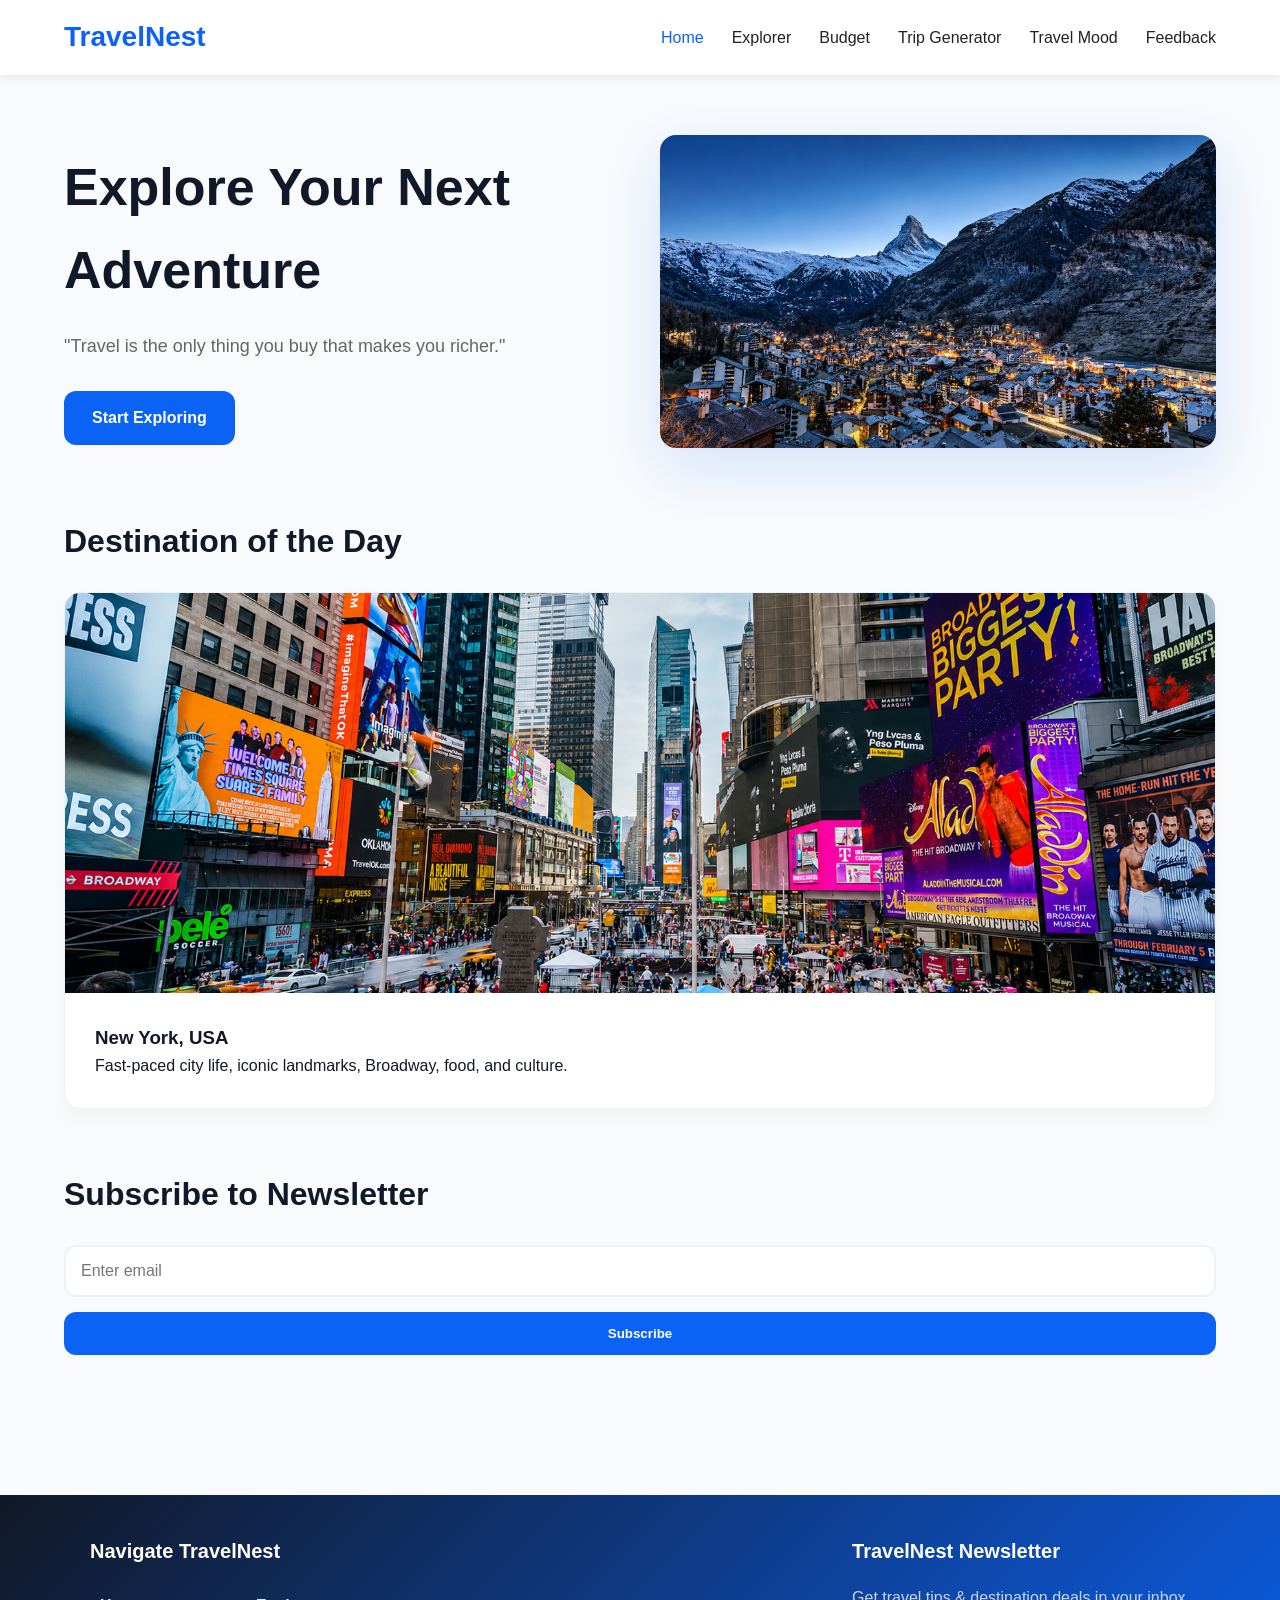
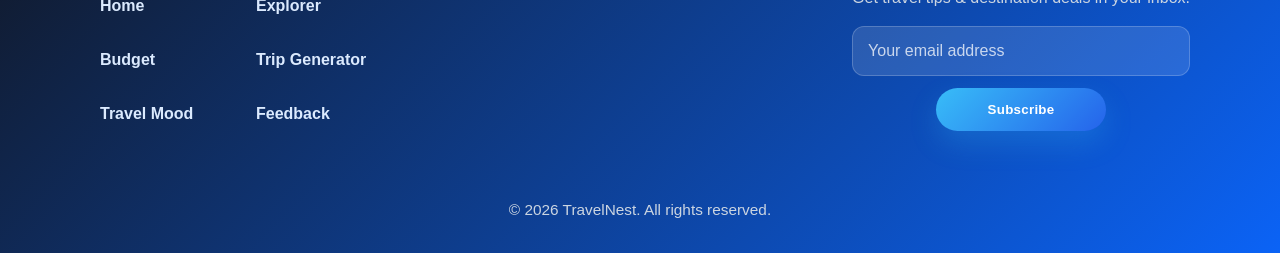
<file: index.html>
<!DOCTYPE html>
<html lang="en">
<head>
  <meta charset="UTF-8">
  <meta name="viewport" content="width=device-width, initial-scale=1.0">
  <title>TravelNest | Explore the World</title>
  <link rel="stylesheet" href="styles.css">
  <link rel="icon" href="TN.ico" type="image/x-icon">
  <link rel="apple-touch-icon" href="icons/icon-192.png">
  <link rel="manifest" href="manifest.json">

  <meta name="theme-color" content="#0b63f6">
  <meta name="mobile-web-app-capable" content="yes">
  <meta name="apple-mobile-web-app-capable" content="yes">
</head>
<body>

  <header>
    <nav class="navbar">
      <div class="logo">TravelNest</div>

      <ul class="nav-links" id="navLinks">
        <li><a href="index.html" class="active">Home</a></li>
        <li><a href="explorer.html">Explorer</a></li>
        <li><a href="budget.html">Budget</a></li>
        <li><a href="generator.html">Trip Generator</a></li>
        <li><a href="mood.html">Travel Mood</a></li>
        <li><a href="feedback.html">Feedback</a></li>
      </ul>

      <div class="hamburger" id="hamburger">
        <span></span>
        <span></span>
        <span></span>
      </div>
    </nav>
  </header>

  <main>
    <section class="hero">
      <div class="hero-text">
        <h1>Explore Your Next Adventure</h1>
        <p id="quote">
          "Travel is the only thing you buy that makes you richer."
        </p>
        <a href="explorer.html" class="btn">Start Exploring</a>
      </div>

      <div class="hero-image">
        <img src="pictures/swiss-alps.png" alt="Breathtaking mountain landscape adventure">
      </div>
    </section>

    <section class="destination-day">
      <h2>Destination of the Day</h2>
      <div id="dailyDestination" class="daily-card"></div>
    </section>

    <section class="newsletter">
      <h2>Subscribe to Newsletter</h2>
      <form id="newsletterForm">
        <input type="email" id="newsletterEmail" placeholder="Enter email" required>
        <button type="submit">Subscribe</button>
      </form>
      <p id="newsletterMsg"></p>
    </section>
  </main>

  <footer>
    <div class="footer-inner">
      <div class="footer-links">
        <h3>Navigate TravelNest</h3>
        <ul>
          <li><a href="index.html">Home</a></li>
          <li><a href="explorer.html">Explorer</a></li>
          <li><a href="budget.html">Budget</a></li>
          <li><a href="generator.html">Trip Generator</a></li>
          <li><a href="mood.html">Travel Mood</a></li>
          <li><a href="feedback.html">Feedback</a></li>
        </ul>
      </div>
      <div class="footer-newsletter">
        <h3>TravelNest Newsletter</h3>
        <p>Get travel tips & destination deals in your inbox.</p>
        <form id="footerNewsletterForm">
          <input type="email" id="footerNewsletterEmail" placeholder="Your email address" required>
          <button type="submit">Subscribe</button>
          <p class="footer-newsletter-msg"></p>
        </form>
      </div>
    </div>
    <p class="footer-copy">© 2026 TravelNest. All rights reserved.</p>
  </footer>

  <script src="data.js"></script>
  <script src="script.js"></script>
</body>
</html>
</file>
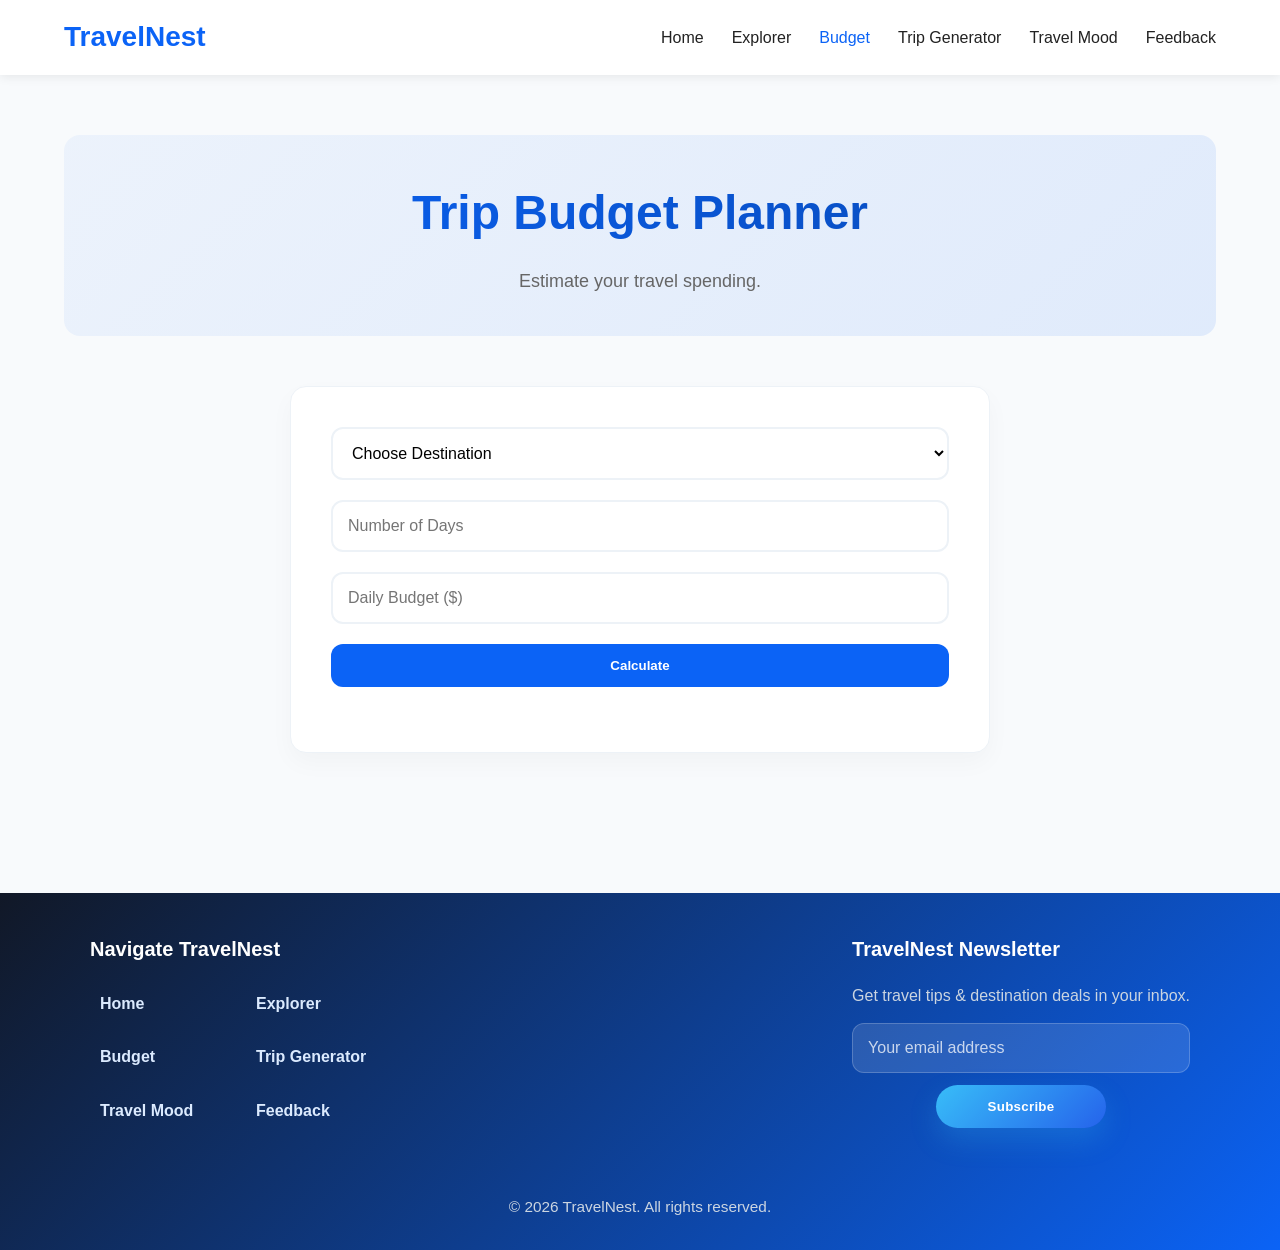
<file: budget.html>
<!DOCTYPE html>
<html lang="en">
<head>
  <meta charset="UTF-8">
  <meta name="viewport" content="width=device-width, initial-scale=1.0">
  <title>TravelNest | Budget Planner</title>
  <link rel="stylesheet" href="styles.css">
  <link rel="icon" href="TN.ico" type="image/x-icon">
  <link rel="apple-touch-icon" href="icons/icon-192.png">
  <link rel="manifest" href="manifest.json">
  <meta name="theme-color" content="#0b63f6">
  <meta name="mobile-web-app-capable" content="yes">
  <meta name="apple-mobile-web-app-capable" content="yes">
</head>
<body>

<header>
  <nav class="navbar">
    <div class="logo">TravelNest</div>
    <ul class="nav-links" id="navLinks">
      <li><a href="index.html">Home</a></li>
      <li><a href="explorer.html">Explorer</a></li>
      <li><a href="budget.html" class="active">Budget</a></li>
      <li><a href="generator.html">Trip Generator</a></li>
      <li><a href="mood.html">Travel Mood</a></li>
      <li><a href="feedback.html">Feedback</a></li>
    </ul>
    <div class="hamburger" id="hamburger">
      <span></span><span></span><span></span>
    </div>
  </nav>
</header>

<main class="page-wrap">
  <section class="page-hero">
    <h1>Trip Budget Planner</h1>
    <p>Estimate your travel spending.</p>
  </section>

  <div class="budget-box">
    <form id="budgetForm">
      <select id="budgetDestination" required>
        <option value="">Choose Destination</option>
      </select>

      <input type="number" id="days" placeholder="Number of Days" required>
      <input type="number" id="dailyBudget" placeholder="Daily Budget ($)" required>

      <button type="submit" class="btn">Calculate</button>
    </form>

    <div id="budgetResult"></div>
  </div>
</main>

<footer>
  <div class="footer-inner">
    <div class="footer-links">
      <h2>Navigate TravelNest</h2>
      <ul>
        <li><a href="index.html">Home</a></li>
        <li><a href="explorer.html">Explorer</a></li>
        <li><a href="budget.html">Budget</a></li>
        <li><a href="generator.html">Trip Generator</a></li>
        <li><a href="mood.html">Travel Mood</a></li>
        <li><a href="feedback.html">Feedback</a></li>
      </ul>
    </div>
    <div class="footer-newsletter">
      <h3>TravelNest Newsletter</h3>
      <p>Get travel tips & destination deals in your inbox.</p>
      <form id="footerNewsletterForm">
        <input type="email" id="footerNewsletterEmail" placeholder="Your email address" required>
        <button type="submit">Subscribe</button>
        <p class="footer-newsletter-msg"></p>
      </form>
    </div>
  </div>
  <p class="footer-copy">© 2026 TravelNest. All rights reserved.</p>
</footer>

<script src="data.js"></script>
<script src="script.js"></script>
</body>
</html>
</file>
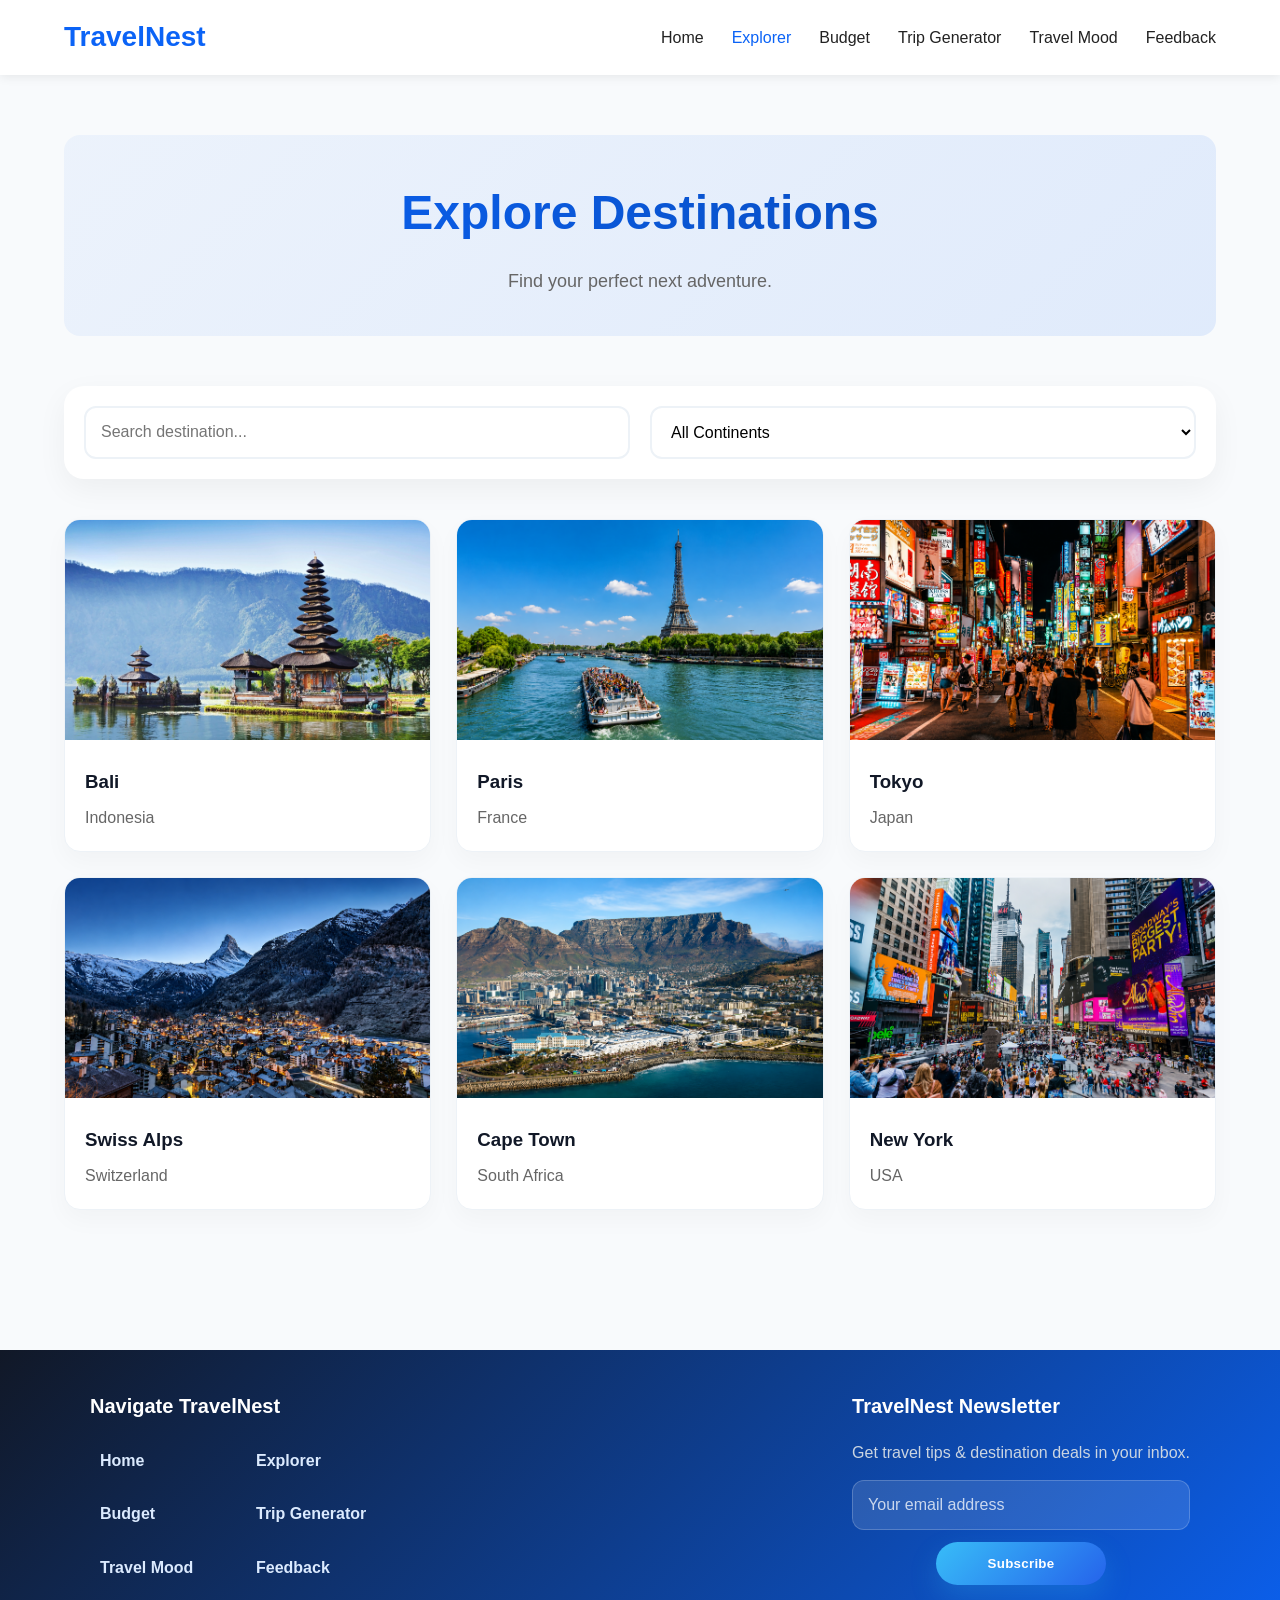
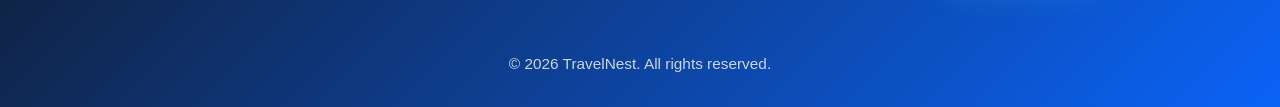
<file: explorer.html>
<!DOCTYPE html>
<html lang="en">
<head>
  <meta charset="UTF-8">
  <meta name="viewport" content="width=device-width, initial-scale=1.0">
  <title>TravelNest | Explorer</title>
  <link rel="stylesheet" href="styles.css">
  <link rel="icon" href="TN.ico" type="image/x-icon">
  <link rel="apple-touch-icon" href="icons/icon-192.png">
  <link rel="manifest" href="manifest.json">
  <meta name="theme-color" content="#0b63f6">
  <meta name="mobile-web-app-capable" content="yes">
  <meta name="apple-mobile-web-app-capable" content="yes">
</head>
<body>

<header>
  <nav class="navbar">
    <div class="logo">TravelNest</div>

    <ul class="nav-links" id="navLinks">
      <li><a href="index.html">Home</a></li>
      <li><a href="explorer.html" class="active">Explorer</a></li>
      <li><a href="budget.html">Budget</a></li>
      <li><a href="generator.html">Trip Generator</a></li>
      <li><a href="mood.html">Travel Mood</a></li>
      <li><a href="feedback.html">Feedback</a></li>
    </ul>

    <div class="hamburger" id="hamburger">
      <span></span><span></span><span></span>
    </div>
  </nav>
</header>

<main class="page-wrap">
  <section class="page-hero">
    <h1>Explore Destinations</h1>
    <p>Find your perfect next adventure.</p>
  </section>

  <section class="filters">
    <h2 class="visually-hidden">Filter Destinations</h2>
    <input type="text" id="searchInput" placeholder="Search destination...">

    <select id="continentFilter">
      <option value="all">All Continents</option>
      <option value="Asia">Asia</option>
      <option value="Europe">Europe</option>
      <option value="Africa">Africa</option>
      <option value="North America">North America</option>
    </select>
  </section>

  <section id="destinationGrid" class="destination-grid">
    <h2 class="visually-hidden">Destinations</h2>
  </section>
</main>

<div id="modal" class="modal">
  <div class="modal-content">
    <span id="closeModal" class="close-btn">&times;</span>
    <div id="modalBody"></div>
  </div>
</div>

<footer>
  <div class="footer-inner">
    <div class="footer-links">
      <h2>Navigate TravelNest</h2>
      <ul>
        <li><a href="index.html">Home</a></li>
        <li><a href="explorer.html">Explorer</a></li>
        <li><a href="budget.html">Budget</a></li>
        <li><a href="generator.html">Trip Generator</a></li>
        <li><a href="mood.html">Travel Mood</a></li>
        <li><a href="feedback.html">Feedback</a></li>
      </ul>
    </div>
    <div class="footer-newsletter">
      <h3>TravelNest Newsletter</h3>
      <p>Get travel tips & destination deals in your inbox.</p>
      <form id="footerNewsletterForm">
        <input type="email" id="footerNewsletterEmail" placeholder="Your email address" required>
        <button type="submit">Subscribe</button>
        <p class="footer-newsletter-msg"></p>
      </form>
    </div>
  </div>
  <p class="footer-copy">© 2026 TravelNest. All rights reserved.</p>
</footer>

<script src="data.js"></script>
<script src="script.js"></script>
</body>
</html>
</file>
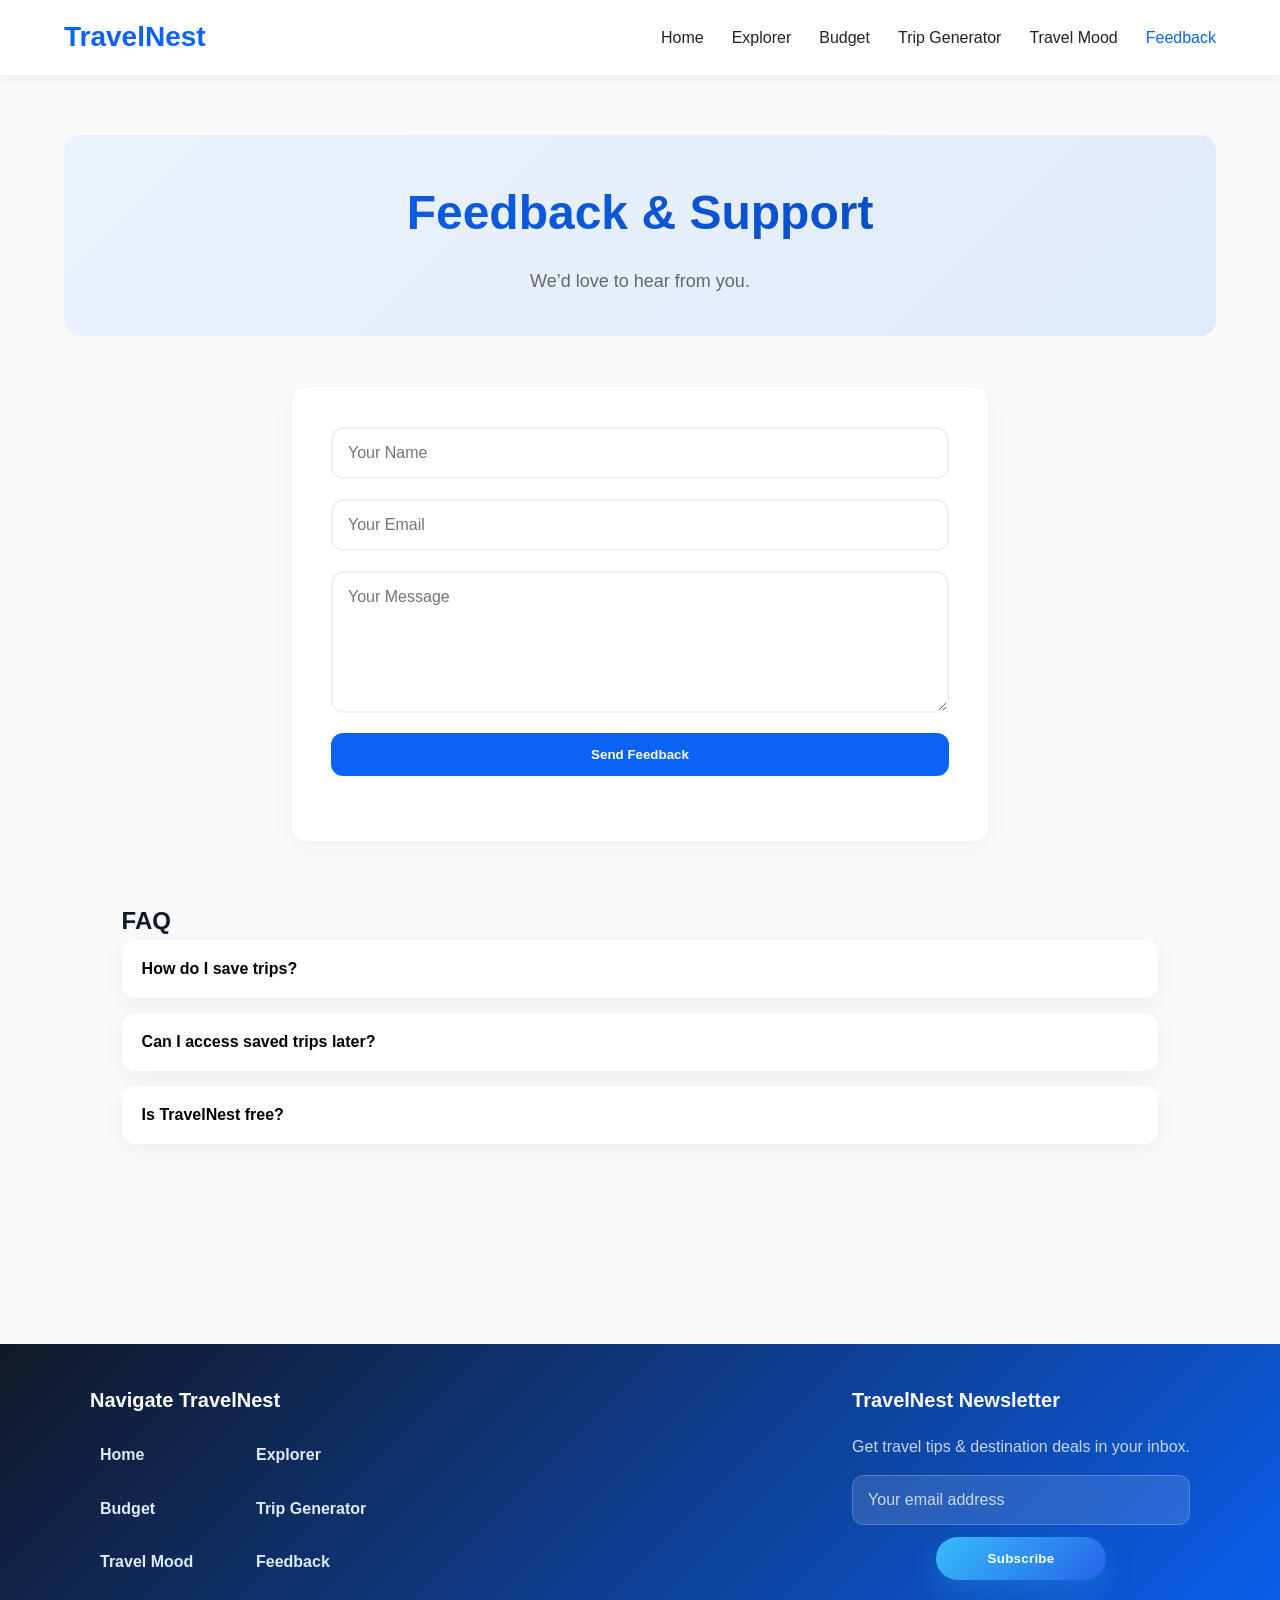
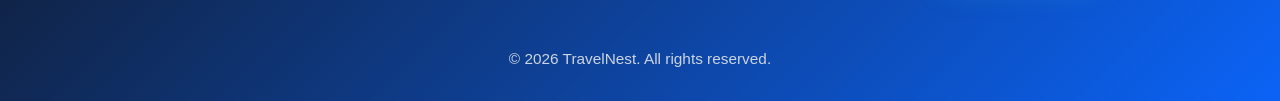
<file: feedback.html>
<!DOCTYPE html>
<html lang="en">
<head>
  <meta charset="UTF-8">
  <meta name="viewport" content="width=device-width, initial-scale=1.0">
  <title>TravelNest | Feedback</title>
  <link rel="stylesheet" href="styles.css">
  <link rel="icon" href="TN.ico" type="image/x-icon">
  <link rel="apple-touch-icon" href="icons/icon-192.png">
  <link rel="manifest" href="manifest.json">
  <meta name="theme-color" content="#0b63f6">
</head>
<body>

<header>
  <nav class="navbar">
    <div class="logo">TravelNest</div>
    <ul class="nav-links" id="navLinks">
      <li><a href="index.html">Home</a></li>
      <li><a href="explorer.html">Explorer</a></li>
      <li><a href="budget.html">Budget</a></li>
      <li><a href="generator.html">Trip Generator</a></li>
      <li><a href="mood.html">Travel Mood</a></li>
      <li><a href="feedback.html" class="active">Feedback</a></li>
    </ul>
    <div class="hamburger" id="hamburger">
      <span></span><span></span><span></span>
    </div>
  </nav>
</header>

<main class="page-wrap">
  <section class="page-hero">
    <h1>Feedback & Support</h1>
    <p>We’d love to hear from you.</p>
  </section>

  <div class="budget-box">
    <form id="feedbackForm">
      <input type="text" id="name" placeholder="Your Name" required>
      <input type="email" id="email" placeholder="Your Email" required>
      <textarea id="message" placeholder="Your Message" rows="6" required></textarea>
      <button type="submit" class="btn">Send Feedback</button>
    </form>

    <p id="feedbackMsg"></p>
  </div>

  <section class="faq-section">
    <h2>FAQ</h2>

    <div class="faq-item">
      <button class="faq-btn">How do I save trips?</button>
      <div class="faq-answer">Trips are saved automatically using localStorage.</div>
    </div>

    <div class="faq-item">
      <button class="faq-btn">Can I access saved trips later?</button>
      <div class="faq-answer">Yes, saved trips remain in your browser storage.</div>
    </div>

    <div class="faq-item">
      <button class="faq-btn">Is TravelNest free?</button>
      <div class="faq-answer">Yes, TravelNest is completely free to use.</div>
    </div>
  </section>
</main>

<footer>
  <div class="footer-inner">
    <div class="footer-links">
      <h3>Navigate TravelNest</h3>
      <ul>
        <li><a href="index.html">Home</a></li>
        <li><a href="explorer.html">Explorer</a></li>
        <li><a href="budget.html">Budget</a></li>
        <li><a href="generator.html">Trip Generator</a></li>
        <li><a href="mood.html">Travel Mood</a></li>
        <li><a href="feedback.html">Feedback</a></li>
      </ul>
    </div>
    <div class="footer-newsletter">
      <h3>TravelNest Newsletter</h3>
      <p>Get travel tips & destination deals in your inbox.</p>
      <form id="footerNewsletterForm">
        <input type="email" id="footerNewsletterEmail" placeholder="Your email address" required>
        <button type="submit">Subscribe</button>
        <p class="footer-newsletter-msg"></p>
      </form>
    </div>
  </div>
  <p class="footer-copy">© 2026 TravelNest. All rights reserved.</p>
</footer>

<script src="data.js"></script>
<script src="script.js"></script>
</body>
</html>
</file>
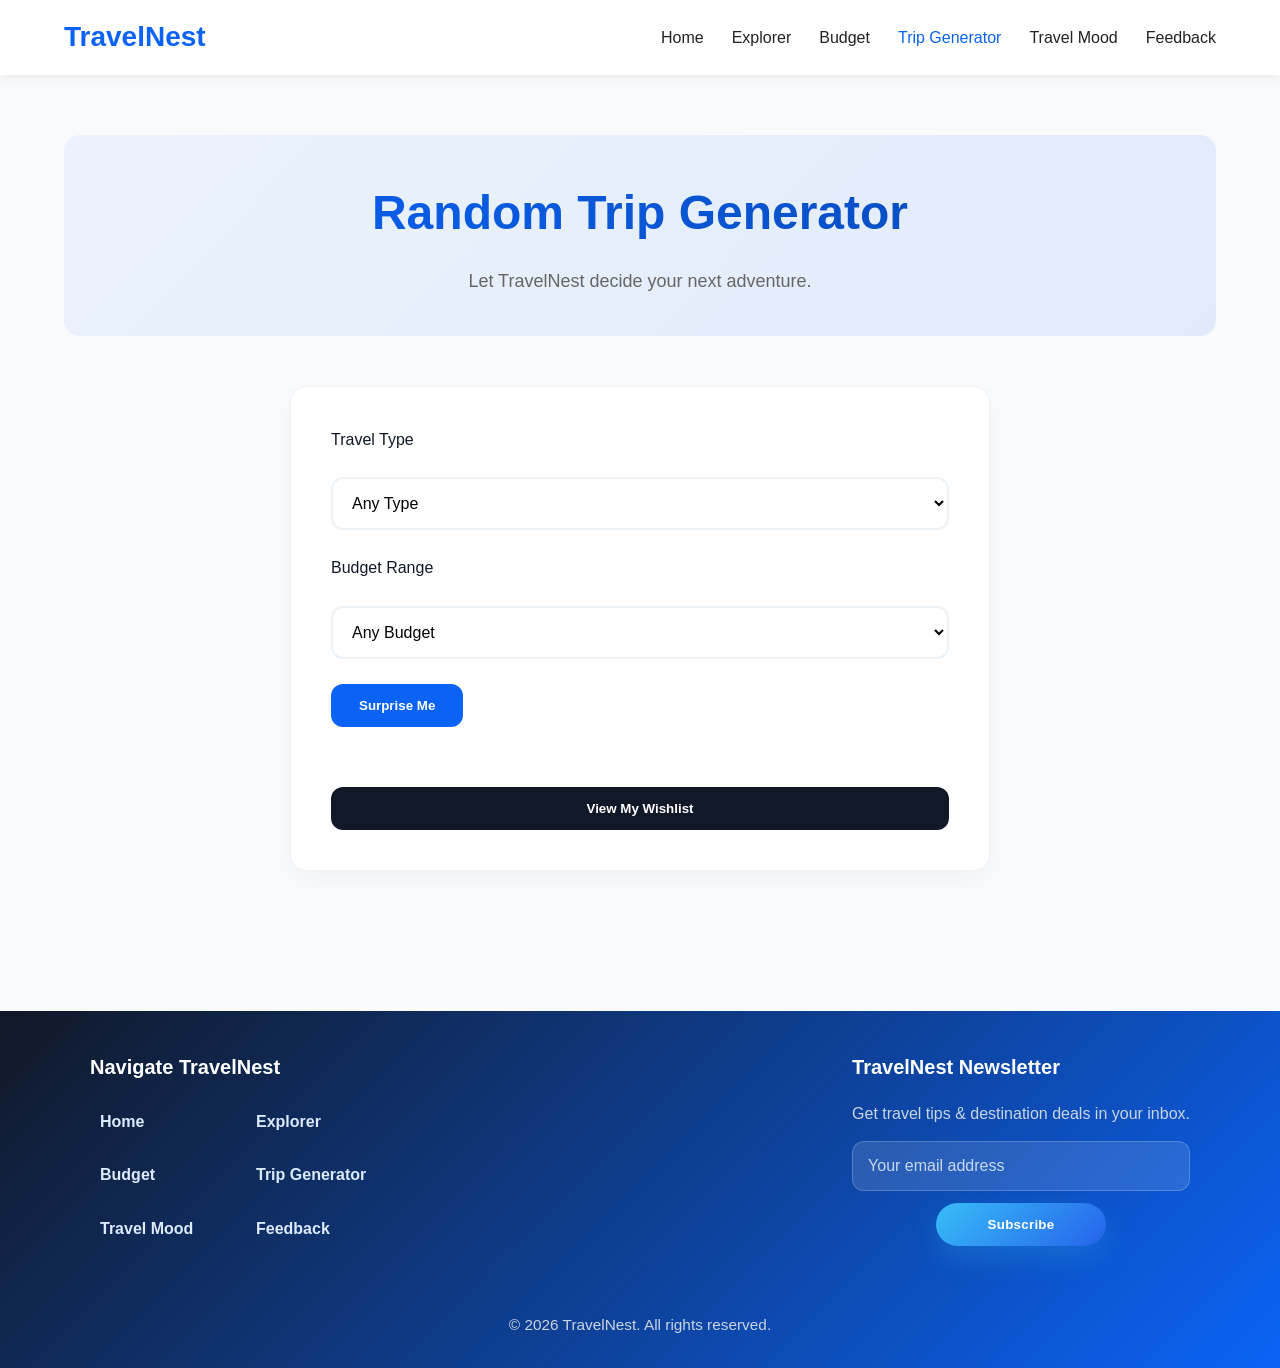
<file: generator.html>
<!DOCTYPE html>
<html lang="en">
<head>
  <meta charset="UTF-8">
  <meta name="viewport" content="width=device-width, initial-scale=1.0">
  <title>TravelNest | Random Trip Generator</title>
  <link rel="stylesheet" href="styles.css">
  <link rel="icon" href="TN.ico" type="image/x-icon">
  <link rel="apple-touch-icon" href="icons/icon-192.png">
  <link rel="manifest" href="manifest.json">
  <meta name="theme-color" content="#0b63f6">
  <meta name="mobile-web-app-capable" content="yes">
  <meta name="apple-mobile-web-app-capable" content="yes">
</head>
<body>

<header>
  <nav class="navbar">
    <div class="logo">TravelNest</div>
    <ul class="nav-links" id="navLinks">
      <li><a href="index.html">Home</a></li>
      <li><a href="explorer.html">Explorer</a></li>
      <li><a href="budget.html">Budget</a></li>
      <li><a href="generator.html" class="active">Trip Generator</a></li>
      <li><a href="mood.html">Travel Mood</a></li>
      <li><a href="feedback.html">Feedback</a></li>
    </ul>
    <div class="hamburger" id="hamburger">
      <span></span><span></span><span></span>
    </div>
  </nav>
</header>

<main class="page-wrap">
    <section class="page-hero reveal">
      <h1>Random Trip Generator</h1>
      <p>Let TravelNest decide your next adventure.</p>
    </section>

    <div class="budget-box reveal">

      <!-- Travel Type dropdown -->
      <label for="tripType" class="form-label">Travel Type</label>
      <select id="tripType" aria-label="Select travel type">
        <option value="all">Any Type</option>
        <option value="adventure">Adventure</option>
        <option value="relaxation">Relaxation</option>
        <option value="cultural">Cultural</option>
        <option value="nature">Nature</option>
      </select>

      <!-- Budget Range dropdown (FIX #3) -->
      <label for="budgetRange" class="form-label">Budget Range</label>
      <select id="budgetRange" aria-label="Select budget range">
        <option value="all">Any Budget</option>
        <option value="low">Low (under $50/day)</option>
        <option value="medium">Medium ($50–$120/day)</option>
        <option value="high">High (over $120/day)</option>
      </select>

      <!-- Buttons: Surprise Me + Surprise Me Again (FIX #4) -->
      <div class="generator-buttons">
        <button id="generateTrip" class="btn">Surprise Me</button>
        <button id="generateAgain" class="btn btn-outline" style="display:none;">🔄 Surprise Me Again</button>
      </div>

      <!-- Wishlist viewer -->
      <div id="tripResult" role="region" aria-live="polite"></div>

      <!-- Saved Wishlist display -->
      <div id="wishlistSection" style="display:none;">
        <h2 style="margin-top:30px; margin-bottom:15px;">My Wishlist</h2>
        <div id="wishlistDisplay"></div>
      </div>

      <button id="viewWishlist" class="save-btn" style="margin-top:10px;">View My Wishlist</button>
    </div>
  </main>

<footer>
  <div class="footer-inner">
    <div class="footer-links">
      <h3>Navigate TravelNest</h3>
      <ul>
        <li><a href="index.html">Home</a></li>
        <li><a href="explorer.html">Explorer</a></li>
        <li><a href="budget.html">Budget</a></li>
        <li><a href="generator.html">Trip Generator</a></li>
        <li><a href="mood.html">Travel Mood</a></li>
        <li><a href="feedback.html">Feedback</a></li>
      </ul>
    </div>
    <div class="footer-newsletter">
      <h3>TravelNest Newsletter</h3>
      <p>Get travel tips & destination deals in your inbox.</p>
      <form id="footerNewsletterForm">
        <input type="email" id="footerNewsletterEmail" placeholder="Your email address" required>
        <button type="submit">Subscribe</button>
        <p class="footer-newsletter-msg"></p>
      </form>
    </div>
  </div>
  <p class="footer-copy">© 2026 TravelNest. All rights reserved.</p>
</footer>

<script src="data.js"></script>
<script src="script.js"></script>
</body>
</html>
</file>
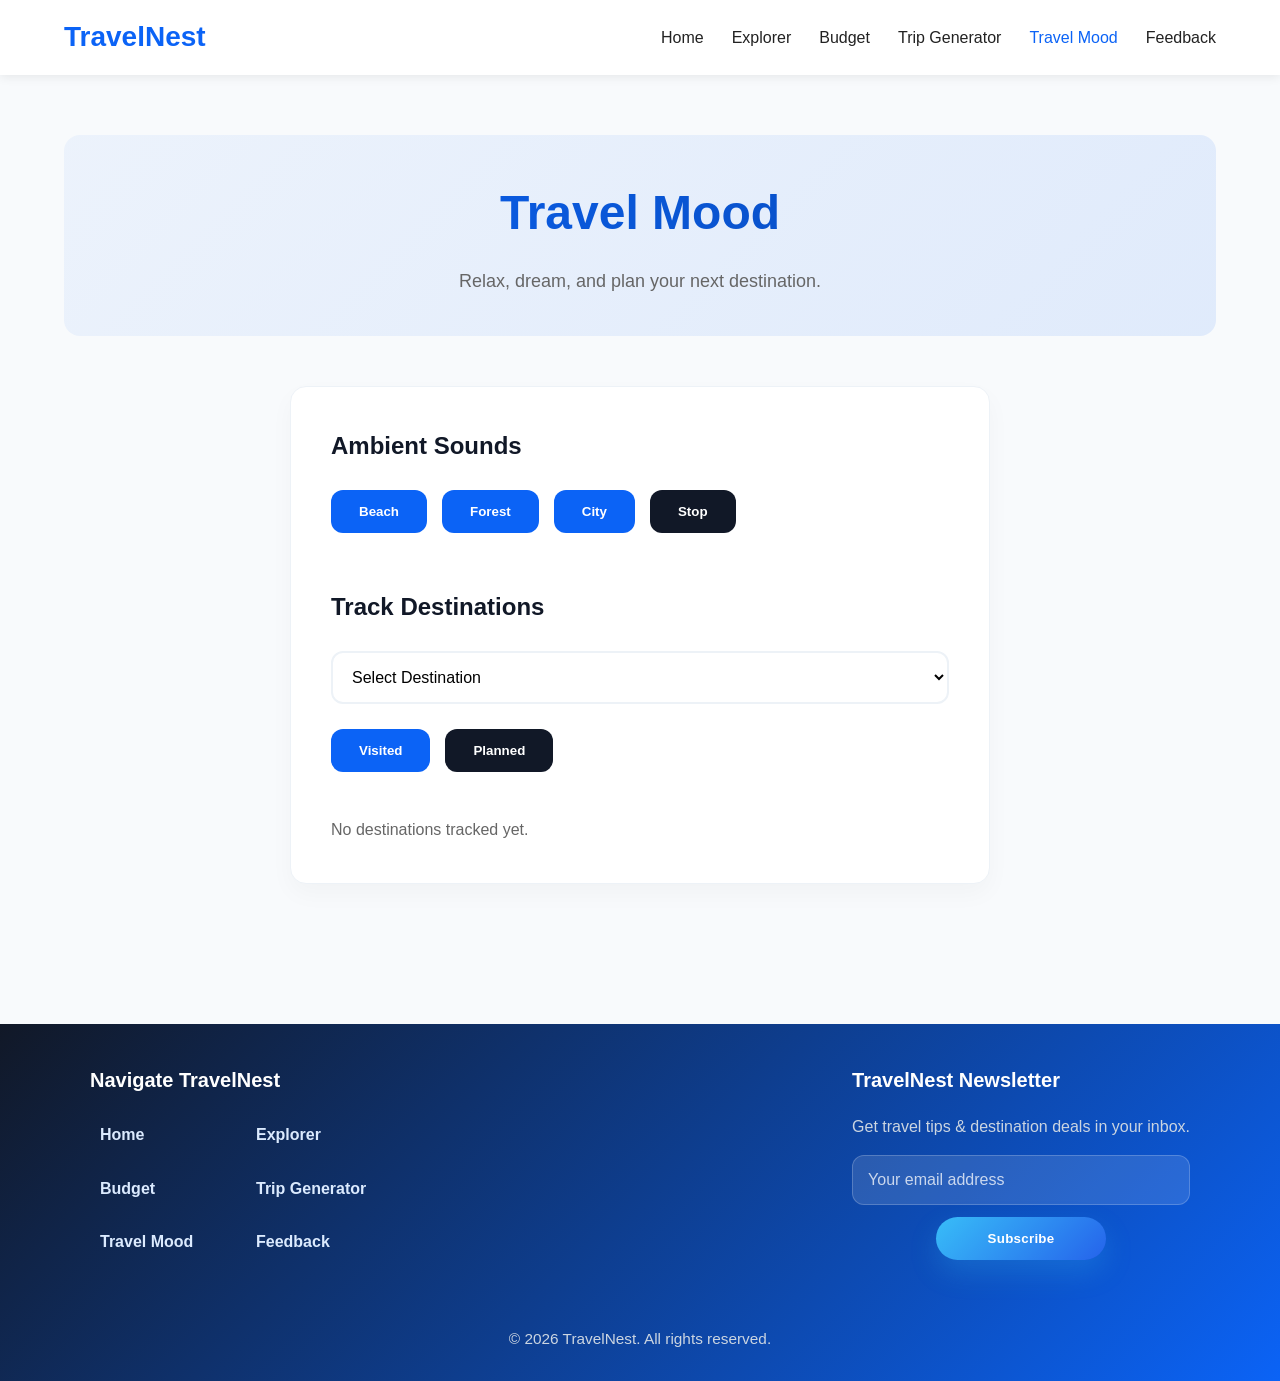
<file: mood.html>
<!DOCTYPE html>
<html lang="en">
<head>
  <meta charset="UTF-8">
  <meta name="viewport" content="width=device-width, initial-scale=1.0">
  <title>TravelNest | Travel Mood</title>
  <link rel="stylesheet" href="styles.css">
  <link rel="icon" href="TN.ico" type="image/x-icon">
  <link rel="apple-touch-icon" href="icons/icon-192.png">
  <link rel="manifest" href="manifest.json">
  <meta name="theme-color" content="#0b63f6">
  <meta name="mobile-web-app-capable" content="yes">
  <meta name="apple-mobile-web-app-capable" content="yes">
</head>
<body>

<header>
  <nav class="navbar">
    <div class="logo">TravelNest</div>
    <ul class="nav-links" id="navLinks">
      <li><a href="index.html">Home</a></li>
      <li><a href="explorer.html">Explorer</a></li>
      <li><a href="budget.html">Budget</a></li>
      <li><a href="generator.html">Trip Generator</a></li>
      <li><a href="mood.html" class="active">Travel Mood</a></li>
      <li><a href="feedback.html">Feedback</a></li>
    </ul>
    <div class="hamburger" id="hamburger">
      <span></span><span></span><span></span>
    </div>
  </nav>
</header>

<main class="page-wrap">
  <section class="page-hero">
    <h1>Travel Mood</h1>
    <p>Relax, dream, and plan your next destination.</p>
  </section>

  <div class="budget-box">
    <h2>Ambient Sounds</h2>
    <div class="sound-buttons">
      <button class="btn" onclick="playSound('beach')">Beach</button>
      <button class="btn" onclick="playSound('forest')">Forest</button>
      <button class="btn" onclick="playSound('city')">City</button>
      <button class="save-btn" onclick="stopSound()">Stop</button>
    </div>

    <h2 style="margin-top:30px;">Track Destinations</h2>
    <select id="trackDestination">
      <option value="">Select Destination</option>
    </select>

    <div style="display:flex;gap:15px;flex-wrap:wrap;">
      <button class="btn" onclick="markDestination('visited')">Visited</button>
      <button class="save-btn" onclick="markDestination('planned')">Planned</button>
    </div>

    <div id="trackResult"></div>
  </div>

  <audio id="audioPlayer" loop></audio>
</main>

<footer>
  <div class="footer-inner">
    <div class="footer-links">
      <h3>Navigate TravelNest</h3>
      <ul>
        <li><a href="index.html">Home</a></li>
        <li><a href="explorer.html">Explorer</a></li>
        <li><a href="budget.html">Budget</a></li>
        <li><a href="generator.html">Trip Generator</a></li>
        <li><a href="mood.html">Travel Mood</a></li>
        <li><a href="feedback.html">Feedback</a></li>
      </ul>
    </div>
    <div class="footer-newsletter">
      <h3>TravelNest Newsletter</h3>
      <p>Get travel tips & destination deals in your inbox.</p>
      <form id="footerNewsletterForm">
        <input type="email" id="footerNewsletterEmail" placeholder="Your email address" required>
        <button type="submit">Subscribe</button>
        <p class="footer-newsletter-msg"></p>
      </form>
    </div>
  </div>
  <p class="footer-copy">© 2026 TravelNest. All rights reserved.</p>
</footer>

<script src="data.js"></script>
<script src="script.js"></script>
</body>
</html>
</file>
<file: styles.css>
:root {
  --primary: #0b63f6;
  --primary-dark: #0849b5;
  --secondary: #111827;
  --bg-light: #f8fafc;
  --shadow: 0 10px 30px rgba(0, 0, 0, 0.05);
  --radius: 16px;
}

* {
  margin: 0;
  padding: 0;
  box-sizing: border-box;
  font-family: 'Poppins', sans-serif;
}

body {
  background: var(--bg-light);
  color: var(--secondary);
  line-height: 1.6;
  min-height: 100vh;
  display: flex;
  flex-direction: column;
}

main {
  flex: 1;
}

.visually-hidden {
  position: absolute;
  width: 1px;
  height: 1px;
  padding: 0;
  margin: -1px;
  overflow: hidden;
  clip: rect(0, 0, 0, 0);
  white-space: nowrap;
  border: 0;
}

/* --- Navigation --- */
header {
  background: white;
  box-shadow: 0 2px 10px rgba(0, 0, 0, .08);
  position: sticky;
  top: 0;
  z-index: 1000;
}


.navbar {
  width: 90%;
  margin: auto;
  height: 75px;
  display: flex;
  align-items: center;
  justify-content: space-between;
}

.logo {
  font-size: 28px;
  font-weight: 700;
  color: var(--primary);
}

.nav-links {
  display: flex;
  list-style: none;
  gap: 28px;
}

.nav-links a {
  text-decoration: none;
  color: #222;
  font-weight: 500;
  transition: .3s;
}

.nav-links a:hover,
.nav-links a.active {
  color: var(--primary);
}

.hamburger {
  display: none;
  flex-direction: column;
  gap: 5px;
  cursor: pointer;
}

.hamburger span {
  width: 25px;
  height: 3px;
  background: #222;
  border-radius: 10px;
}

/* --- Hero & Sections --- */
.hero {
  width: 90%;
  margin: 60px auto;
  display: grid;
  grid-template-columns: 1fr 1fr;
  gap: 40px;
  align-items: center;
}

.hero-text h1 {
  font-size: 52px;
  margin-bottom: 20px;
}

.hero-text p {
  font-size: 18px;
  color: #666;
  margin-bottom: 30px;
}

.hero-image img {
  width: 100%;
  border-radius: var(--radius);
  box-shadow: 0 20px 60px rgba(11, 99, 246, 0.15);
  transition: transform 0.5s ease;
}

.hero-image img:hover {
  transform: scale(1.02);
}

.destination-day,
.newsletter,
.faq-section {
  width: 90%;
  margin: 60px auto;
}

.newsletter form {
  display: flex;
  gap: 15px;
  flex-wrap: wrap;
}

.newsletter input {
  flex: 1;
  min-width: 260px;
}

.newsletter button {
  width: auto;
}

.destination-day h2,
.newsletter h2,
.page-hero h1 {
  margin-bottom: 25px;
  font-size: 32px;
}

/* --- Common Components --- */
.btn,
.save-btn,
.newsletter button {
  display: inline-block;
  padding: 14px 28px;
  border: none;
  border-radius: 12px;
  text-decoration: none;
  font-weight: 600;
  cursor: pointer;
  transition: all 0.3s cubic-bezier(0.4, 0, 0.2, 1);
  text-align: center;
}

.btn,
.newsletter button {
  background: var(--primary);
  color: white;
}

.btn:hover,
.newsletter button:hover {
  transform: translateY(-2px);
  box-shadow: 0 8px 20px rgba(11, 99, 246, 0.3);
  background: var(--primary-dark);
}

.save-btn {
  background: var(--secondary);
  color: white;
}

.save-btn:hover {
  background: #000;
  transform: translateY(-2px);
}

input,
select,
textarea {
  width: 100%;
  padding: 15px;
  border: 2px solid #edf2f7;
  border-radius: 12px;
  font-size: 16px;
  background: #fff;
  transition: all 0.2s ease;
}

input:focus,
select:focus,
textarea:focus {
  outline: none;
  border-color: var(--primary);
  background: #fff;
  box-shadow: 0 0 0 4px rgba(11, 99, 246, 0.1);
}

.daily-card,
.card,
.modal-content,
.budget-box {
  background: #fff;
  border-radius: var(--radius);
  border: 1px solid #edf2f7;
  box-shadow: 0 10px 25px rgba(0, 0, 0, 0.03);
  transition: transform 0.3s ease, box-shadow 0.3s ease;
  overflow: hidden;
}

.daily-card-content {
  padding: 30px;
}

/* --- Page Wrappers --- */
.page-wrap {
  width: 90%;
  margin: auto;
  padding: 60px 0;
}

.page-hero {
  text-align: center;
  margin-bottom: 50px;
  padding: 40px;
  background: linear-gradient(135deg, rgba(11, 99, 246, 0.05) 0%, rgba(11, 99, 246, 0.1) 100%);
  border-radius: var(--radius);
}

.page-hero h1 {
  font-size: 48px;
  background: linear-gradient(90deg, var(--primary), var(--primary-dark));
  -webkit-background-clip: text;
  background-clip: text;
  -webkit-text-fill-color: transparent;
  margin-bottom: 15px;
}

.page-hero p {
  font-size: 18px;
  color: #666;
}

/* --- Explorer --- */
.filters {
  display: flex;
  gap: 20px;
  flex-wrap: wrap;
  margin-bottom: 40px;
  background: white;
  padding: 20px;
  border-radius: 20px;
  box-shadow: var(--shadow);
}

.filters input,
.filters select {
  flex: 1;
  min-width: 250px;
}

.destination-grid {
  display: grid;
  grid-template-columns: repeat(auto-fit, minmax(280px, 1fr));
  gap: 25px;
}

.card {
  overflow: hidden;
  cursor: pointer;
  transition: all 0.4s cubic-bezier(0.175, 0.885, 0.32, 1.275);
}

.card:hover {
  transform: translateY(-10px);
  box-shadow: 0 20px 40px rgba(0, 0, 0, 0.1);
  border-color: var(--primary);
}

.card img {
  width: 100%;
  height: 220px;
  object-fit: cover;
}

.card-body {
  padding: 20px;
}

.card-body h3 {
  margin-bottom: 8px;
}

.card-body p {
  color: #666;
}

/* --- Modal --- */
.modal {
  position: fixed;
  inset: 0;
  background: rgba(0, 0, 0, .6);
  display: none;
  justify-content: center;
  align-items: center;
  padding: 20px;
  z-index: 9999;
}

.modal.show {
  display: flex;
}

.modal-content {
  width: 100%;
  max-width: 800px;
  padding: 40px;
  position: relative;
  max-height: 90vh;
  overflow: auto;
}

.close-btn {
  position: absolute;
  top: 15px;
  right: 20px;
  font-size: 30px;
  cursor: pointer;
}

.cost-table {
  width: 100%;
  border-collapse: collapse;
  margin-top: 20px;
}

.cost-table th,
.cost-table td {
  border: 1px solid #ddd;
  padding: 12px;
  text-align: left;
}

/* --- Budget & Feedback --- */
.budget-box {
  max-width: 700px;
  margin: auto;
  padding: 40px;
  display: flex;
  flex-direction: column;
  gap: 25px;
}

form {
  display: flex;
  flex-direction: column;
  gap: 20px;
}

.result-card {
  margin-top: 30px;
  padding: 30px;
  background: white;
  border-radius: 20px;
  border: 1px solid #eee;
  box-shadow: 0 15px 35px rgba(0, 0, 0, 0.05);
  animation: slideIn 0.5s ease-out;
}

@keyframes slideIn {
  from {
    opacity: 0;
    transform: translateY(20px);
  }

  to {
    opacity: 1;
    transform: translateY(0);
  }
}

.progress {
  margin: 20px 0;
  width: 100%;
  height: 12px;
  background: #f1f5f9;
  border-radius: 30px;
  overflow: hidden;
}

.progress-fill {
  height: 100%;
  width: 0%;
  background: var(--primary);
  transition: 1s;
}

/* --- Mood --- */
.sound-buttons {
  display: flex;
  gap: 15px;
  flex-wrap: wrap;
}

/* --- FAQ --- */
.faq-item {
  background: white;
  border-radius: 14px;
  margin-bottom: 15px;
  overflow: hidden;
  box-shadow: 0 5px 20px rgba(0, 0, 0, .06);
}

.faq-btn {
  width: 100%;
  padding: 20px;
  border: none;
  background: white;
  text-align: left;
  font-size: 16px;
  cursor: pointer;
  font-weight: 600;
}

.faq-answer {
  max-height: 0;
  overflow: hidden;
  transition: .4s;
  padding: 0 20px;
  color: #666;
}

.faq-item.active .faq-answer {
  max-height: 200px;
  padding: 0 20px 20px;
}

/* --- Footer --- */
footer {
  margin-top: 80px;
  background: linear-gradient(135deg, #111827, #0b63f6);
  color: white;
  padding: 40px 20px 30px;
}

.footer-inner {
  display: flex;
  flex-wrap: wrap;
  justify-content: space-between;
  gap: 30px;
  max-width: 1100px;
  margin: auto;
  align-items: flex-start;
}

.footer-links h2,
.footer-links h3,
.footer-newsletter h2,
.footer-newsletter h3 {
  margin-bottom: 18px;
  font-size: 20px;
}

.footer-links ul {
  list-style: none;
  padding: 0;
  display: grid;
  grid-template-columns: repeat(2, minmax(140px, 1fr));
  gap: 12px 16px;
}

.footer-links li {
  line-height: 1.6;
}

.footer-links a {
  display: inline-block;
  padding: 8px 10px;
  border-radius: 12px;
  background: transparent;
  color: #dbeafe;
  text-decoration: none;
  font-weight: 600;
  transition: color 0.2s ease, background 0.2s ease;
}

.footer-links a:hover {
  background: rgba(255, 255, 255, 0.08);
  color: #ffffff;
}

.footer-newsletter p {
  margin-bottom: 15px;
  color: #cbd5e1;
  max-width: 360px;
}

.footer-newsletter form {
  display: flex;
  flex-wrap: wrap;
  gap: 12px;
  align-items: center;
}

.footer-newsletter input {
  flex: 1;
  min-width: 220px;
  background: rgba(255, 255, 255, 0.12);
  border: 1px solid rgba(255, 255, 255, 0.2);
  color: white;
}

.footer-newsletter input::placeholder {
  color: rgba(255, 255, 255, 0.75);
}

.footer-newsletter button {
  min-width: 170px;
  padding: 14px 28px;
  border-radius: 999px;
  border: none;
  background: linear-gradient(135deg, #38bdf8, #2563eb);
  color: white;
  font-weight: 700;
  letter-spacing: 0.02em;
  box-shadow: 0 12px 28px rgba(56, 189, 248, 0.22);
  transition: transform 0.2s ease, box-shadow 0.2s ease, background 0.2s ease;
}

.footer-newsletter button:hover {
  background: linear-gradient(135deg, #60a5fa, #3b82f6);
  transform: translateY(-1px);
  box-shadow: 0 14px 34px rgba(56, 189, 248, 0.28);
}

.footer-newsletter-msg {
  width: 100%;
  margin-top: 10px;
  font-size: 0.95rem;
  color: #a7f3d0;
}

.footer-copy {
  margin-top: 30px;
  font-size: 0.96rem;
  color: #cbd5e1;
  text-align: center;
}

/* --- Responsive --- */
@media (max-width: 1200px) {
  .page-wrap {
    width: 95%;
  }

  .hero {
    gap: 30px;
  }

  .footer-inner {
    gap: 24px;
  }

  .footer-newsletter form {
    gap: 10px;
  }
}

@media (max-width: 768px) {
  .hero {
    grid-template-columns: 1fr;
  }

  .nav-links {
    position: absolute;
    top: 75px;
    left: -100%;
    width: 100%;
    background: white;
    flex-direction: column;
    text-align: center;
    padding: 30px 0;
    transition: .3s;
    box-shadow: 0 10px 15px rgba(0, 0, 0, 0.05);
  }

  .nav-links.active {
    left: 0;
  }

  .hamburger {
    display: flex;
  }

  .hero-text h1 {
    font-size: 38px;
  }

  .footer-inner {
    flex-direction: column;
    align-items: stretch;
  }

  .footer-links ul {
    grid-template-columns: 1fr;
  }

  .footer-links a {
    text-align: center;
  }

  .footer-newsletter form {
    flex-direction: column;
    align-items: stretch;
  }

  .footer-newsletter input,
  .footer-newsletter button {
    width: 100%;
  }

  .footer-newsletter button {
    min-width: auto;
  }

  .footer-copy {
    margin-top: 24px;
  }
}
</file>
